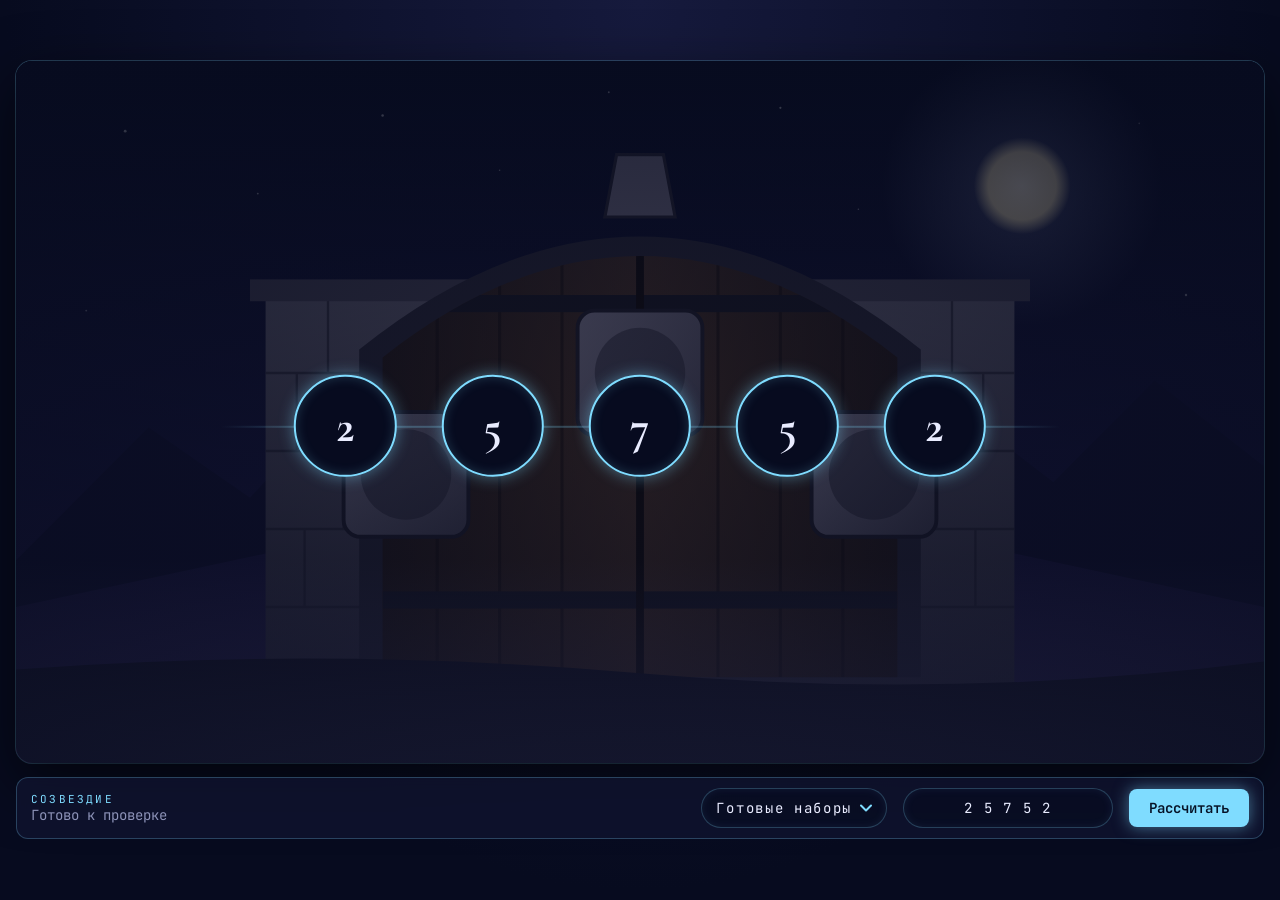
<file: constellation/index.html>
<!DOCTYPE html>
<html lang="ru">
<head>
  <meta charset="UTF-8">
  <meta name="viewport" content="width=device-width, initial-scale=1.0">
  <title>Сокровищница · Симметрия созвездия</title>
  <link rel="preconnect" href="https://fonts.googleapis.com">
  <link rel="stylesheet" href="https://fonts.googleapis.com/css2?family=Cormorant+Garamond:wght@600;700&family=JetBrains+Mono:wght@400;600&display=swap">
  <link rel="stylesheet" href="styles.css">
</head>
<body>
  <main class="app">

    <div class="scene">
      <img class="scene__bg" src="img/bg.svg" alt="Дверь сокровищницы">
      <div class="scene__shade"></div>

      <div class="stars" id="stars"></div>

      <p class="message" id="message"></p>
    </div>

    <div class="panel">
      <div class="panel__info">
        <span class="panel__label">Созвездие</span>
        <span class="panel__status" id="status">Готово к проверке</span>
      </div>
      <div class="dropdown" id="dropdown">
        <button class="dropdown__btn" id="tests-btn" type="button" aria-haspopup="listbox" aria-expanded="false">Готовые наборы</button>
        <ul class="dropdown__list" id="tests" role="listbox" hidden></ul>
      </div>
      <input class="code-input" id="code" type="text" inputmode="numeric" autocomplete="off" placeholder="Свой код: 2 5 7 5 2" aria-label="Свой набор символов">
      <button class="calc-btn" id="calc" type="button">Рассчитать</button>
    </div>

  </main>

  <script src="script.js"></script>
</body>
</html>
</file>
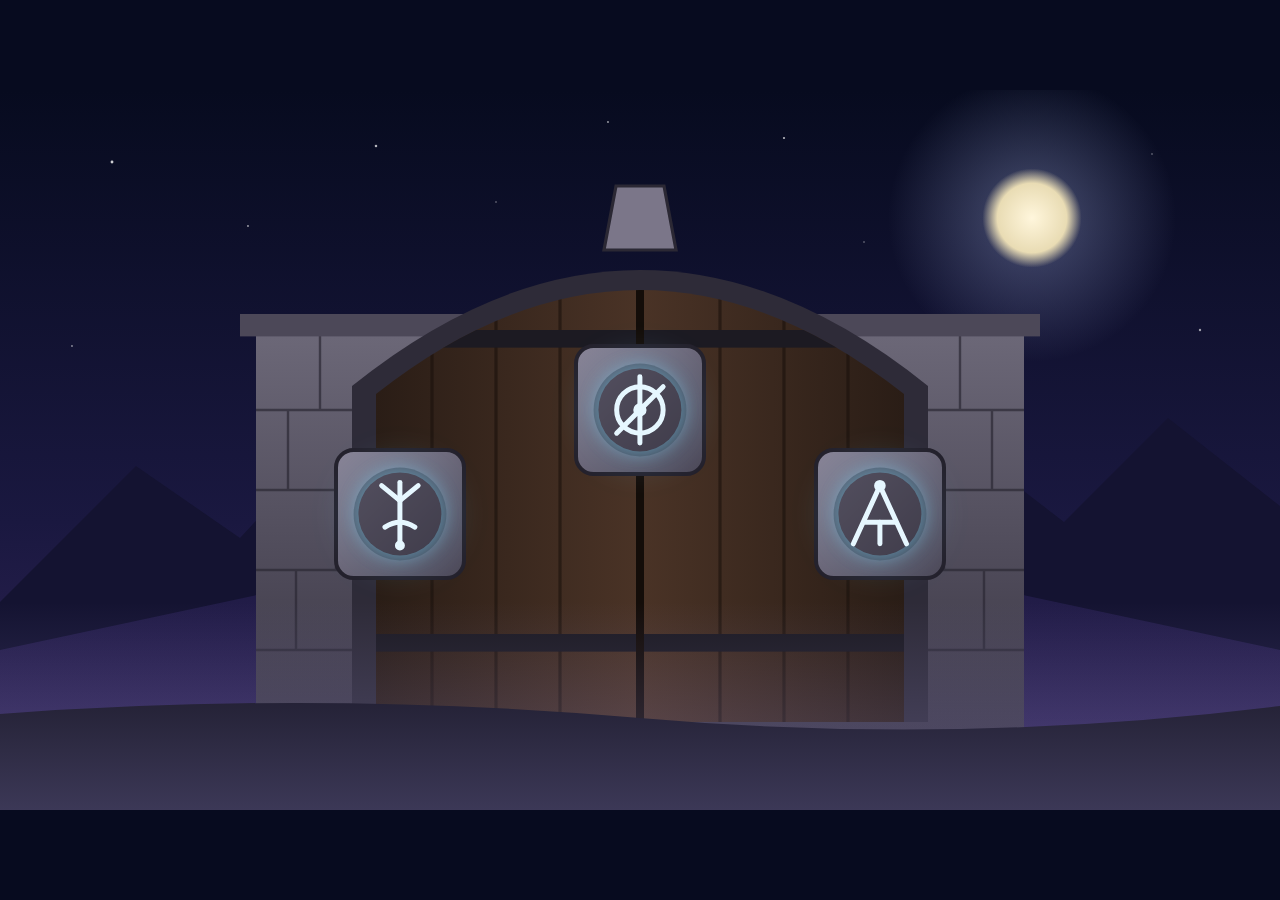
<file: gate/index.html>
<!DOCTYPE html>
<html lang="ru">
<head>
  <meta charset="UTF-8">
  <meta name="viewport" content="width=device-width, initial-scale=1.0">
  <title>Три символа на Вратах</title>
  <link rel="stylesheet" href="styles.css">
</head>
<body>
  <div class="scene">
    <img class="scene__bg" src="img/bg.svg" alt="Каменные врата замка">

    <div class="glyph glyph--1">
      <img src="img/glyph-1.svg" alt="Первый символ">
    </div>
    <div class="glyph glyph--2">
      <img src="img/glyph-2.svg" alt="Второй символ">
    </div>
    <div class="glyph glyph--3">
      <img src="img/glyph-3.svg" alt="Третий символ">
    </div>
  </div>
</body>
</html>
</file>
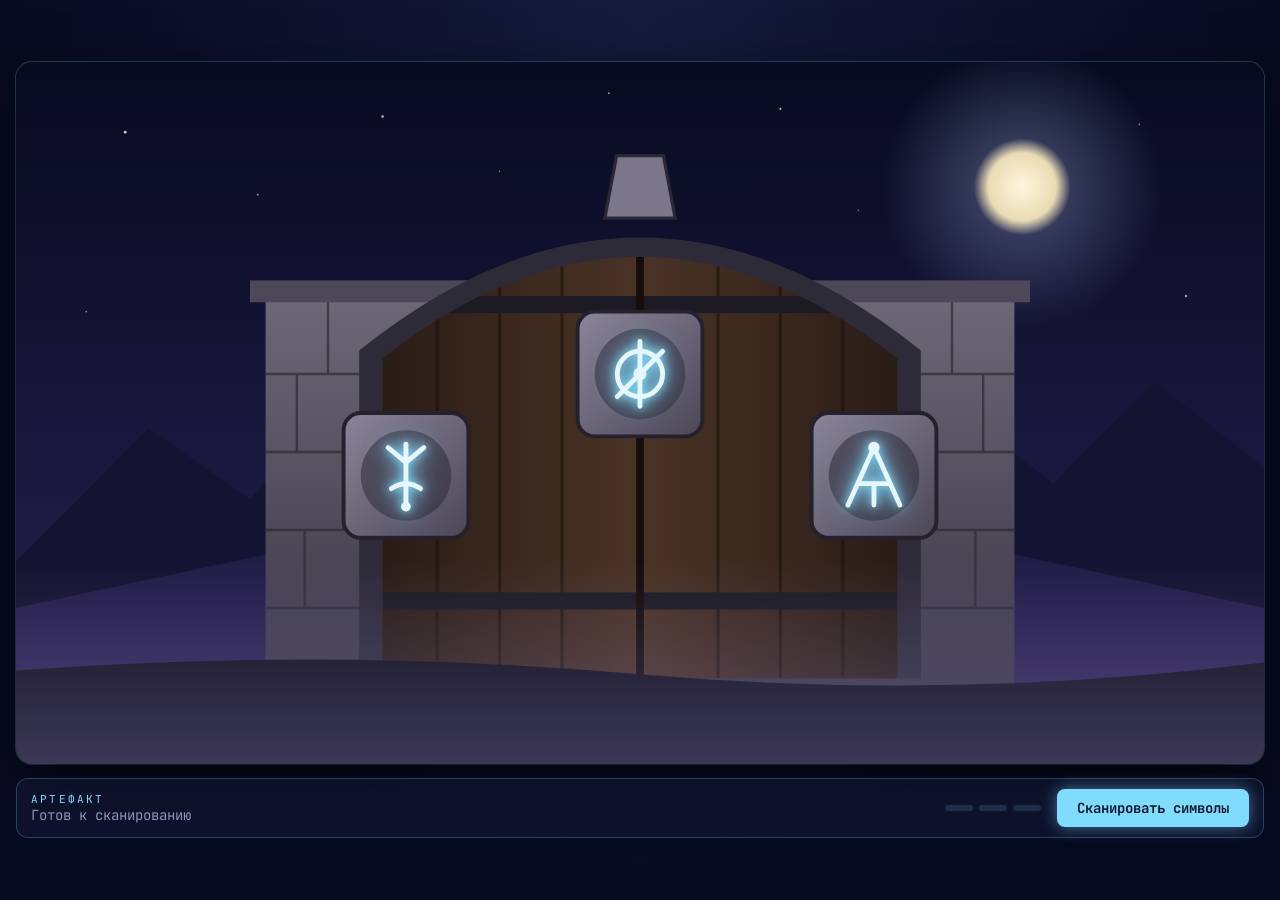
<file: scan/index.html>
<!DOCTYPE html>
<html lang="ru">
<head>
  <meta charset="UTF-8">
  <meta name="viewport" content="width=device-width, initial-scale=1.0">
  <title>Врата · Расшифровка символов</title>
  <link rel="preconnect" href="https://fonts.googleapis.com">
  <link rel="stylesheet" href="https://fonts.googleapis.com/css2?family=Cormorant+Garamond:wght@600;700&family=JetBrains+Mono:wght@400;600&display=swap">
  <link rel="stylesheet" href="styles.css">
</head>
<body>
  <main class="app">

    <div class="scene">
      <img class="scene__bg" src="img/bg.svg" alt="Каменные врата с тремя камнями">
      <div class="scene__light"></div>

      <div class="glyph glyph--1">
        <span class="glyph__word">Ты</span>
        <img class="glyph__img" src="img/glyph-1.svg" alt="Символ 1">
      </div>
      <div class="glyph glyph--2">
        <span class="glyph__word">всё</span>
        <img class="glyph__img" src="img/glyph-2.svg" alt="Символ 2">
      </div>
      <div class="glyph glyph--3">
        <span class="glyph__word">сможешь</span>
        <img class="glyph__img" src="img/glyph-3.svg" alt="Символ 3">
      </div>

      <p class="message">Ты всё сможешь!</p>
    </div>

    <!-- панель Артефакта -->
    <div class="panel">
      <div class="panel__info">
        <span class="panel__label">Артефакт</span>
        <span class="panel__status">Готов к сканированию</span>
      </div>
      <div class="progress">
        <span class="progress__cell"></span>
        <span class="progress__cell"></span>
        <span class="progress__cell"></span>
      </div>
      <button class="scan-btn" type="button">Сканировать символы</button>
    </div>

  </main>

  <script src="script.js"></script>
</body>
</html>
</file>
<file: constellation/styles.css>
:root {
  --bg: #070b1f;
  --glow: #7fdcff;
  --gold: #ffd98a;
  --bad: #ff8a8a;
  --text: #e9ecff;
  --muted: #8d93b8;
  --panel: rgba(16, 20, 48, 0.75);
  --line: rgba(127, 220, 255, 0.25);
  --font-title: "Cormorant Garamond", Georgia, serif;
  --font-mono: "JetBrains Mono", Consolas, monospace;
}

* {
  box-sizing: border-box;
}

html,
body {
  height: 100%;
}

body {
  margin: 0;
  background: radial-gradient(ellipse at top, #161a3d, var(--bg) 70%);
  color: var(--text);
  font-family: var(--font-mono);
  overflow: hidden;
}

.app {
  height: 100vh;
  height: 100dvh;
  padding: 16px;
  display: flex;
  flex-direction: column;
  align-items: center;
  justify-content: center;
  gap: 14px;
}

.scene {
  position: relative;
  width: min(100%, calc((100dvh - 120px) * 16 / 9));
  aspect-ratio: 16 / 9;
  border-radius: 16px;
  overflow: hidden;
  box-shadow: 0 20px 60px rgba(0, 0, 0, 0.6), 0 0 0 1px var(--line);
}

.scene__bg {
  position: absolute;
  inset: 0;
  width: 100%;
  height: 100%;
  display: block;
}

/* затемнение, чтобы звёзды читались поверх двери */
.scene__shade {
  position: absolute;
  inset: 0;
  background: radial-gradient(ellipse at center, rgba(7, 11, 31, 0.55), rgba(7, 11, 31, 0.85));
}

.stars {
  position: absolute;
  left: 50%;
  top: 52%;
  transform: translate(-50%, -50%);
  display: flex;
  align-items: center;
  gap: 4.5%;
  width: 80%;
  justify-content: center;
}

/* линия созвездия между звёздами */
.stars::before {
  content: "";
  position: absolute;
  left: 8%;
  right: 8%;
  top: 50%;
  height: 2px;
  background: linear-gradient(90deg, transparent, var(--line) 10%, var(--line) 90%, transparent);
}

.star {
  position: relative;
  flex: 0 0 auto;
  width: clamp(36px, 8vw, 110px);
  aspect-ratio: 1;
  display: grid;
  place-items: center;
  border-radius: 50%;
  background: var(--bg);
  border: 2px solid var(--glow);
  font-family: var(--font-title);
  font-size: clamp(18px, 3.6vw, 52px);
  font-weight: 700;
  color: var(--text);
  box-shadow: 0 0 16px rgba(127, 220, 255, 0.45), inset 0 0 12px rgba(127, 220, 255, 0.2);
  animation: breathe 2.4s ease-in-out infinite;
  transition: border-color 0.5s, box-shadow 0.5s, color 0.5s;
}

.star--ok {
  animation: none;
  border-color: var(--gold);
  color: var(--gold);
  box-shadow: 0 0 22px rgba(255, 190, 90, 0.7), inset 0 0 12px rgba(255, 190, 90, 0.25);
}

.star--bad {
  animation: shake 0.14s linear 5;
  border-color: var(--bad);
  color: var(--bad);
  box-shadow: 0 0 22px rgba(255, 90, 90, 0.7), inset 0 0 12px rgba(255, 90, 90, 0.25);
}

.message {
  position: absolute;
  left: 50%;
  top: 8%;
  margin: 0;
  transform: translate(-50%, 12px);
  font-family: var(--font-title);
  font-size: clamp(22px, 5vw, 72px);
  font-weight: 700;
  white-space: nowrap;
  color: #fff;
  text-shadow: 0 0 18px var(--gold), 0 0 40px rgba(255, 190, 90, 0.6);
  opacity: 0;
  transition: opacity 1.2s ease, transform 1.2s ease;
}

.message--fail {
  text-shadow: 0 0 18px var(--bad), 0 0 40px rgba(255, 90, 90, 0.6);
}

.message--visible {
  opacity: 1;
  transform: translate(-50%, 0);
}

.panel {
  width: min(100%, calc((100dvh - 120px) * 16 / 9));
  display: flex;
  align-items: center;
  gap: 16px;
  padding: 10px 14px;
  background: var(--panel);
  border: 1px solid var(--line);
  border-radius: 12px;
  backdrop-filter: blur(6px);
}

.panel__info {
  display: flex;
  flex-direction: column;
  min-width: 0;
  flex: 1;
}

.panel__label {
  font-size: 11px;
  letter-spacing: 0.2em;
  text-transform: uppercase;
  color: var(--glow);
}

.panel__status {
  font-size: 14px;
  color: var(--muted);
  white-space: nowrap;
  overflow: hidden;
  text-overflow: ellipsis;
}

.dropdown__btn,
.code-input {
  height: 40px;
  padding: 0 14px;
  font-family: var(--font-mono);
  font-size: 14px;
  letter-spacing: 0.12em;
  color: var(--text);
  background: rgba(7, 11, 31, 0.6);
  border: 1px solid var(--line);
  border-radius: 999px;
  box-shadow: inset 0 0 10px rgba(127, 220, 255, 0.08);
  transition: border-color 0.2s, box-shadow 0.2s;
}

.dropdown {
  position: relative;
}

.dropdown__btn {
  padding-right: 34px;
  cursor: pointer;
  background-image: url("data:image/svg+xml,%3Csvg xmlns='http://www.w3.org/2000/svg' width='12' height='8' fill='none' stroke='%237fdcff' stroke-width='2' stroke-linecap='round' stroke-linejoin='round'%3E%3Cpath d='M1 1.5l5 5 5-5'/%3E%3C/svg%3E");
  background-repeat: no-repeat;
  background-position: right 14px center;
}

.dropdown--open .dropdown__btn {
  border-color: var(--glow);
}

/* панель внизу экрана, поэтому список раскрывается вверх */
.dropdown__list {
  position: absolute;
  left: 0;
  bottom: calc(100% + 8px);
  min-width: 100%;
  margin: 0;
  padding: 6px;
  list-style: none;
  background: rgba(10, 14, 36, 0.95);
  border: 1px solid var(--line);
  border-radius: 16px;
  backdrop-filter: blur(8px);
  box-shadow: 0 12px 36px rgba(0, 0, 0, 0.6), 0 0 18px rgba(127, 220, 255, 0.2);
  z-index: 10;
}

.dropdown__list[hidden] {
  display: none;
}

.dropdown__item {
  padding: 9px 14px;
  border-radius: 10px;
  font-size: 14px;
  letter-spacing: 0.12em;
  white-space: nowrap;
  color: var(--text);
  cursor: pointer;
  transition: background 0.15s, color 0.15s;
}

.dropdown__item:hover,
.dropdown__item:focus-visible {
  outline: none;
  background: rgba(127, 220, 255, 0.15);
  color: var(--gold);
}

.code-input {
  outline: none;
  width: 210px;
  text-align: center;
  caret-color: var(--glow);
}

.code-input::placeholder {
  letter-spacing: 0.04em;
  color: var(--muted);
}

.dropdown__btn:hover,
.code-input:hover,
.code-input:focus {
  border-color: var(--glow);
  box-shadow: 0 0 14px rgba(127, 220, 255, 0.35), inset 0 0 10px rgba(127, 220, 255, 0.12);
}

.calc-btn {
  padding: 10px 20px;
  font-family: var(--font-mono);
  font-size: 14px;
  font-weight: 600;
  color: #061226;
  background: var(--glow);
  border: none;
  border-radius: 8px;
  cursor: pointer;
  box-shadow: 0 0 16px rgba(127, 220, 255, 0.5);
  transition: transform 0.2s, box-shadow 0.2s, background 0.2s;
}

.calc-btn:hover {
  transform: translateY(-2px);
  box-shadow: 0 0 26px rgba(127, 220, 255, 0.8);
}

.calc-btn:focus-visible,
.dropdown__btn:focus-visible {
  outline: 2px solid var(--gold);
  outline-offset: 3px;
}

.calc-btn:disabled {
  background: rgba(127, 220, 255, 0.15);
  color: var(--muted);
  box-shadow: none;
  cursor: default;
  transform: none;
}

@media (max-width: 600px) {
  .panel {
    flex-wrap: wrap;
  }

  .dropdown,
  .dropdown__btn,
  .code-input,
  .calc-btn {
    width: 100%;
  }
}

@keyframes breathe {
  0%, 100% { opacity: 0.8; }
  50%      { opacity: 1; }
}

@keyframes shake {
  0%   { transform: translate(0, 0) rotate(0); }
  25%  { transform: translate(-2px, 1px) rotate(-2deg); }
  50%  { transform: translate(2px, -1px) rotate(2deg); }
  75%  { transform: translate(-1px, -1px) rotate(-1deg); }
  100% { transform: translate(0, 0) rotate(0); }
}

@media (prefers-reduced-motion: reduce) {
  * {
    animation-duration: 0.01ms !important;
    transition-duration: 0.01ms !important;
  }
}
</file>
<file: gate/styles.css>
* {
  box-sizing: border-box;
}

html,
body {
  height: 100%;
}

body {
  margin: 0;
  display: grid;
  place-items: center;
  background: #070b1f;
}

.scene {
  position: relative;
  width: min(100vw, calc(100vh * 16 / 9));
  aspect-ratio: 16 / 9;
}

.scene__bg {
  position: absolute;
  inset: 0;
  width: 100%;
  height: 100%;
  display: block;
}

.glyph {
  position: absolute;
  width: 6.5%;
  aspect-ratio: 1;
  transform: translate(-50%, -50%);
  border-radius: 50%;
  box-shadow:
    0 0 16px 4px rgba(127, 220, 255, 0.35),
    0 0 40px 10px rgba(127, 220, 255, 0.2);
}

.glyph img {
  display: block;
  width: 100%;
  height: 100%;
}

.glyph--1 { left: 31.25%; top: 58.9%; }
.glyph--2 { left: 50%;    top: 44.4%; }
.glyph--3 { left: 68.75%; top: 58.9%; }
</file>
<file: scan/styles.css>
:root {
  --bg: #070b1f;
  --glow: #7fdcff;
  --gold: #ffd98a;
  --text: #e9ecff;
  --muted: #8d93b8;
  --panel: rgba(16, 20, 48, 0.75);
  --line: rgba(127, 220, 255, 0.25);
  --font-title: "Cormorant Garamond", Georgia, serif;
  --font-mono: "JetBrains Mono", Consolas, monospace;
}

* {
  box-sizing: border-box;
}

html,
body {
  height: 100%;
}

body {
  margin: 0;
  background: radial-gradient(ellipse at top, #161a3d, var(--bg) 70%);
  color: var(--text);
  font-family: var(--font-mono);
  overflow: hidden;
}

.app {
  height: 100vh;
  height: 100dvh;
  padding: 16px;
  display: flex;
  flex-direction: column;
  align-items: center;
  justify-content: center;
  gap: 14px;
}

.scene {
  position: relative;
  width: min(100%, calc((100dvh - 120px) * 16 / 9));
  aspect-ratio: 16 / 9;
  border-radius: 16px;
  overflow: hidden;
  box-shadow: 0 20px 60px rgba(0, 0, 0, 0.6), 0 0 0 1px var(--line);
}

.scene__bg {
  position: absolute;
  inset: 0;
  width: 100%;
  height: 100%;
  display: block;
}


.scene__light {
  position: absolute;
  inset: 0;
  background: radial-gradient(ellipse 22% 40% at 50% 55%, rgba(255, 217, 138, 0.55), transparent 70%);
  opacity: 0;
  transition: opacity 2s ease;
  pointer-events: none;
}

.scene--open .scene__light {
  opacity: 1;
}

.glyph {
  position: absolute;
  width: 6.5%;
  transform: translate(-50%, -50%);
}

.glyph--1 { left: 31.25%; top: 58.9%; }
.glyph--2 { left: 50%;    top: 44.4%; }
.glyph--3 { left: 68.75%; top: 58.9%; }

.glyph__img {
  display: block;
  width: 100%;
  filter: drop-shadow(0 0 4px var(--glow)) drop-shadow(0 0 10px var(--glow));
  animation: breathe 2.4s ease-in-out infinite;
  transition: filter 0.9s ease, opacity 0.9s ease;
}

/* луч сканера, проходит сверху вниз по символу */
.glyph::after {
  content: "";
  position: absolute;
  left: -30%;
  right: -30%;
  top: 0;
  height: 3px;
  background: linear-gradient(90deg, transparent, var(--glow), transparent);
  box-shadow: 0 0 12px var(--glow);
  opacity: 0;
}

.glyph--scanning .glyph__img {
  animation: shake 0.14s linear infinite;
  filter: drop-shadow(0 0 8px #bff0ff) drop-shadow(0 0 22px var(--glow));
}

.glyph--scanning::after {
  animation: beam 0.75s ease-in-out infinite alternate;
}

.glyph--decoded .glyph__img {
  animation: none;
  filter: drop-shadow(0 1px 0 rgba(0, 0, 0, 0.5));
  opacity: 0.9;
}

.glyph__word {
  position: absolute;
  left: 50%;
  bottom: 125%;
  transform: translateX(-50%);
  font-family: var(--font-title);
  font-size: clamp(14px, 2.6vw, 40px);
  font-weight: 700;
  white-space: nowrap;
  color: var(--gold);
  text-shadow: 0 0 14px rgba(255, 190, 90, 0.7);
  letter-spacing: 0.4em;
  opacity: 0;
  filter: blur(6px);
  transition: opacity 1s ease, letter-spacing 1s ease, filter 1s ease;
}

.glyph--decoded .glyph__word {
  opacity: 1;
  letter-spacing: 0.04em;
  filter: blur(0);
}

.message {
  position: absolute;
  left: 50%;
  top: 6%;
  margin: 0;
  transform: translate(-50%, 12px);
  font-family: var(--font-title);
  font-size: clamp(22px, 5vw, 72px);
  font-weight: 700;
  white-space: nowrap;
  color: #fff;
  text-shadow: 0 0 18px var(--gold), 0 0 40px rgba(255, 190, 90, 0.6);
  opacity: 0;
  transition: opacity 1.4s ease, transform 1.4s ease;
}

.message--visible {
  opacity: 1;
  transform: translate(-50%, 0);
}

.panel {
  width: min(100%, calc((100dvh - 120px) * 16 / 9));
  display: flex;
  align-items: center;
  gap: 16px;
  padding: 10px 14px;
  background: var(--panel);
  border: 1px solid var(--line);
  border-radius: 12px;
  backdrop-filter: blur(6px);
}

.panel__info {
  display: flex;
  flex-direction: column;
  min-width: 0;
  flex: 1;
}

.panel__label {
  font-size: 11px;
  letter-spacing: 0.2em;
  text-transform: uppercase;
  color: var(--glow);
}

.panel__status {
  font-size: 14px;
  color: var(--muted);
  white-space: nowrap;
  overflow: hidden;
  text-overflow: ellipsis;
}

.progress {
  display: flex;
  gap: 6px;
}

.progress__cell {
  width: 28px;
  height: 6px;
  border-radius: 3px;
  background: rgba(127, 220, 255, 0.15);
  transition: background 0.4s, box-shadow 0.4s;
}

.progress__cell--active {
  background: var(--glow);
  box-shadow: 0 0 8px var(--glow);
  animation: blink 0.6s ease-in-out infinite alternate;
}

.progress__cell--done {
  background: var(--gold);
  box-shadow: 0 0 6px rgba(255, 190, 90, 0.7);
}

.scan-btn {
  padding: 10px 20px;
  font-family: var(--font-mono);
  font-size: 14px;
  font-weight: 600;
  color: #061226;
  background: var(--glow);
  border: none;
  border-radius: 8px;
  cursor: pointer;
  box-shadow: 0 0 16px rgba(127, 220, 255, 0.5);
  transition: transform 0.2s, box-shadow 0.2s, background 0.2s;
}

.scan-btn:hover {
  transform: translateY(-2px);
  box-shadow: 0 0 26px rgba(127, 220, 255, 0.8);
}

.scan-btn:focus-visible {
  outline: 2px solid var(--gold);
  outline-offset: 3px;
}

.scan-btn:disabled {
  background: rgba(127, 220, 255, 0.15);
  color: var(--muted);
  box-shadow: none;
  cursor: default;
  transform: none;
}

@media (max-width: 600px) {
  .panel {
    flex-wrap: wrap;
  }

  .scan-btn {
    width: 100%;
  }
}


@keyframes breathe {
  0%, 100% { opacity: 0.8; }
  50%      { opacity: 1; }
}

@keyframes shake {
  0%   { transform: scale(1.18) translate(0, 0) rotate(0); }
  25%  { transform: scale(1.18) translate(-2px, 1px) rotate(-2deg); }
  50%  { transform: scale(1.18) translate(2px, -1px) rotate(2deg); }
  75%  { transform: scale(1.18) translate(-1px, -1px) rotate(-1deg); }
  100% { transform: scale(1.18) translate(0, 0) rotate(0); }
}

@keyframes beam {
  from { top: -10%; opacity: 1; }
  to   { top: 110%; opacity: 1; }
}

@keyframes blink {
  from { opacity: 0.5; }
  to   { opacity: 1; }
}

@media (prefers-reduced-motion: reduce) {
  * {
    animation-duration: 0.01ms !important;
    transition-duration: 0.01ms !important;
  }
}
</file>
